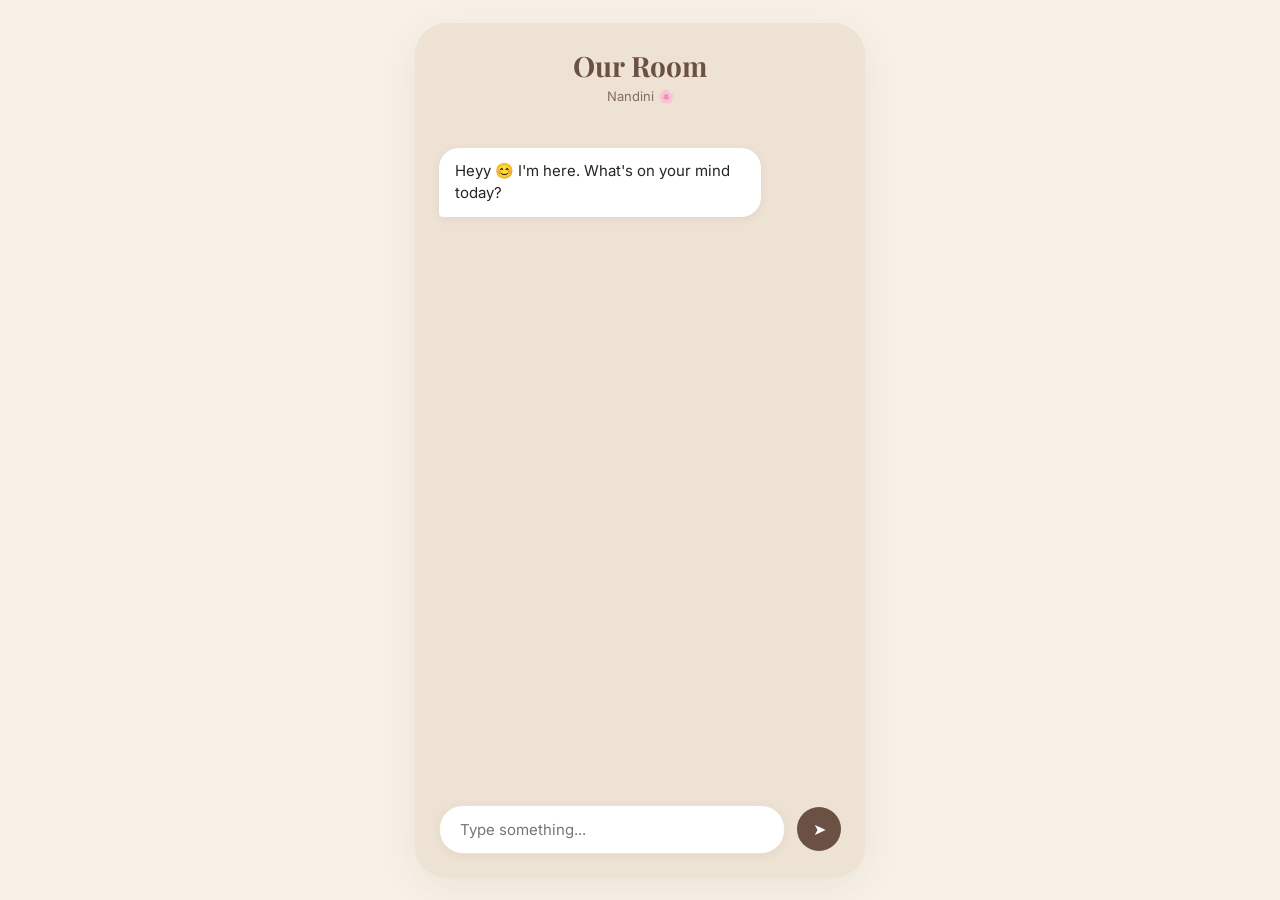
<file: index.html>
<!DOCTYPE html>
<html lang="en">
<head>
    <meta charset="UTF-8">
    <meta name="viewport" content="width=device-width, initial-scale=1.0">
    <title>Our Room - Nandini</title>
    <link href="https://fonts.googleapis.com/css2?family=Inter:wght@400;500;600&family=Playfair+Display:wght@500;600&display=swap" rel="stylesheet">
    <style>
        :root {
            --warm-cream: #F7F1E8; --soft-beige: #EDE2D3; --warm-brown: #6B5143;
            --deep-charcoal: #292522; --soft-rose: #D98A91; --white: #FFFFFF;
            --shadow: rgba(107, 81, 67, 0.08);
        }
        * { box-sizing: border-box; margin: 0; padding: 0; }
        body { height: 100vh; background: var(--warm-cream); font-family: 'Inter', sans-serif; color: var(--deep-charcoal); display: flex; justify-content: center; align-items: center; }
        .room-container { width: 100%; max-width: 450px; height: 95vh; background: var(--soft-beige); border-radius: 32px; box-shadow: 0 10px 40px var(--shadow); display: flex; flex-direction: column; overflow: hidden; }
        .header { padding: 24px; text-align: center; }
        .header h1 { font-family: 'Playfair Display', serif; font-size: 28px; color: var(--warm-brown); }
        .presence { font-size: 13px; color: var(--warm-brown); opacity: 0.8; margin-top: 4px; }
        .chat-box { flex: 1; padding: 20px 24px; overflow-y: auto; display: flex; flex-direction: column; gap: 12px; }
        .message { max-width: 80%; padding: 12px 16px; line-height: 1.5; font-size: 15px; opacity: 0; transform: translateY(10px); animation: fadeIn 0.3s forwards; }
        @keyframes fadeIn { to { opacity: 1; transform: translateY(0); } }
        .ai-msg { background: var(--white); color: var(--deep-charcoal); align-self: flex-start; border-radius: 20px 20px 20px 4px; box-shadow: 0 2px 8px var(--shadow); }
        .user-msg { background: var(--soft-rose); color: var(--white); align-self: flex-end; border-radius: 20px 20px 4px 20px; }
        .typing-indicator { font-style: italic; color: var(--warm-brown); font-size: 13px; margin-left: 12px; opacity: 0.7; align-self: flex-start; padding: 8px 0; }
        .input-area { display: flex; align-items: center; padding: 16px 24px 24px; gap: 12px; }
        input[type="text"] { flex: 1; background: var(--white); border: 1px solid var(--soft-beige); border-radius: 24px; padding: 14px 20px; font-family: 'Inter', sans-serif; font-size: 15px; outline: none; box-shadow: 0 2px 8px var(--shadow); }
        .send-btn { background: var(--warm-brown); color: var(--white); border: none; border-radius: 50%; width: 44px; height: 44px; cursor: pointer; font-size: 16px; }
    </style>
</head>
<body>
    <div class="room-container">
        <header class="header">
            <h1>Our Room</h1>
            <div class="presence">Nandini 🌸</div>
        </header>
        <main class="chat-box" id="chatBox"></main>
        <footer class="input-area">
            <input type="text" id="userInput" placeholder="Type something..." autocomplete="off">
            <button class="send-btn" onclick="sendMessage()">➤</button>
        </footer>
    </div>
    <script>
        const chatBox = document.getElementById('chatBox');
        const userInput = document.getElementById('userInput');
        window.onload = () => addMessage("Heyy 😊 I'm here. What's on your mind today?", "ai");
        function addMessage(text, sender) {
            const div = document.createElement('div');
            div.classList.add('message', `${sender}-msg`);
            div.innerText = text;
            chatBox.appendChild(div);
            chatBox.scrollTop = chatBox.scrollHeight;
        }
        async function sendMessage() {
            const message = userInput.value.trim();
            if (!message) return;
            addMessage(message, "user");
            userInput.value = '';
            const typing = document.createElement('div');
            typing.id = 'typing'; typing.className = 'typing-indicator'; typing.innerText = "Nandini is typing...";
            chatBox.appendChild(typing); chatBox.scrollTop = chatBox.scrollHeight;
            try {
                const res = await fetch('/api/chat', { method: 'POST', headers: { 'Content-Type': 'application/json' }, body: JSON.stringify({ message }) });
                const data = await res.json();
                document.getElementById('typing').remove();
                addMessage(data.reply, "ai");
            } catch (e) {
                document.getElementById('typing').remove();
                addMessage("Hmm… something went wrong.", "ai");
            }
        }
        userInput.addEventListener('keypress', (e) => { if (e.key === 'Enter') sendMessage(); });
    </script>
</body>
</html>
</file>
